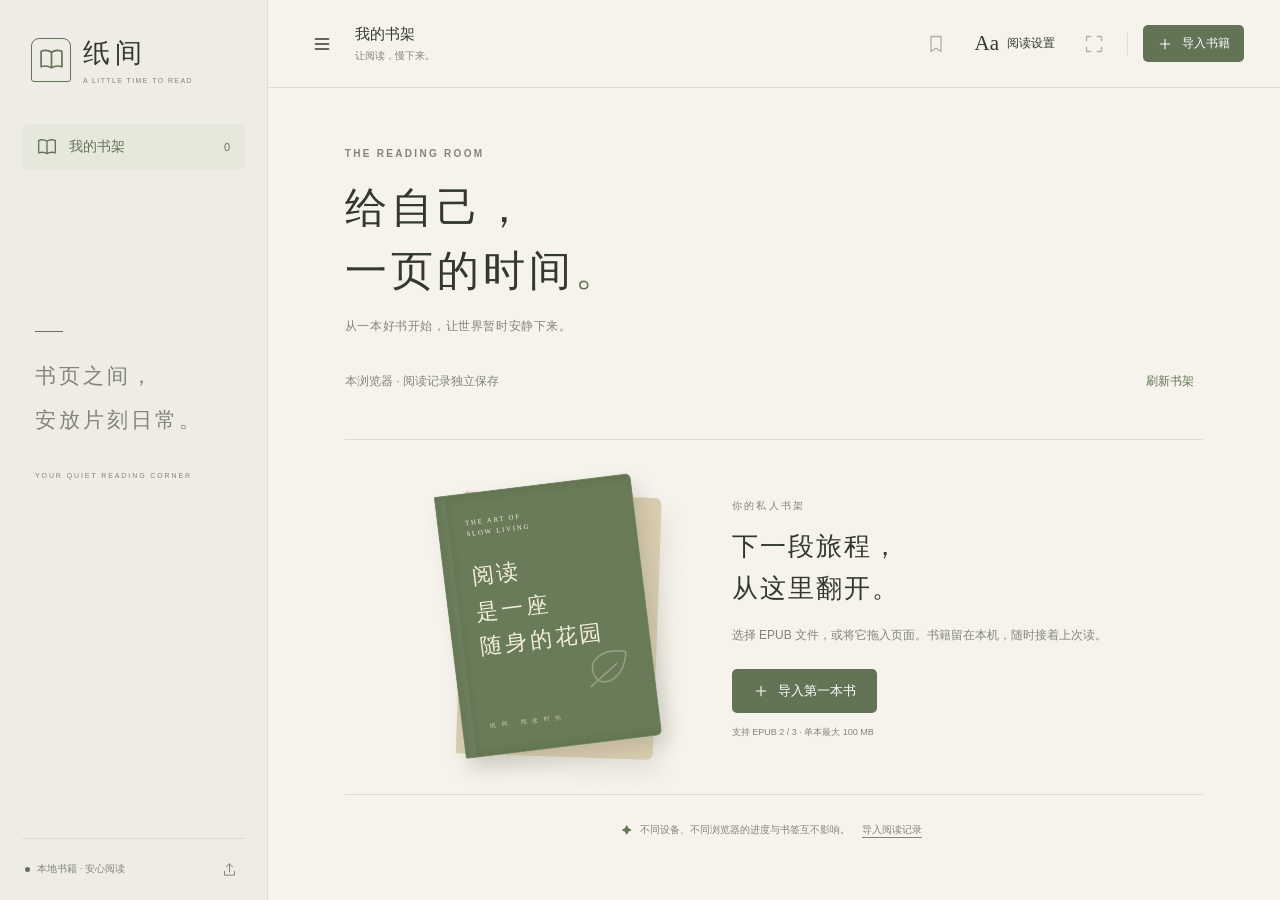
<file: 纸间阅读器.html>
<!doctype html>
<html lang="zh-CN" data-theme="paper">
<head>
  <meta charset="UTF-8">
  <meta http-equiv="Content-Security-Policy" content="default-src 'none'; script-src 'unsafe-inline'; style-src 'unsafe-inline' blob:; img-src data: blob:; font-src blob: data:; media-src blob:; frame-src 'self' blob:; connect-src 'none'; object-src 'none'; base-uri 'none'; form-action 'none'">
  <meta name="viewport" content="width=device-width, initial-scale=1, viewport-fit=cover">
  <meta name="theme-color" content="#f6f3ec">
  <title>纸间 · EPUB 阅读器</title>
  <link rel="icon" href="[data-uri]" type="image/svg+xml">
  <style>
@charset "UTF-8";
:root{--bg:#f6f3ec;--surface:#eeece4;--text:#33392f;--muted:#818579;--line:#dcded2;--accent:#627356;--accent-ink:#fff;--hover:#e5e8db;--panel:#faf9f5;--shadow:0 16px 60px #26302018;font-family:-apple-system,BlinkMacSystemFont,"Segoe UI","PingFang SC","Microsoft YaHei",sans-serif;color:var(--text);background:var(--bg);font-synthesis:none}
:root[data-theme=light]{--bg:#fff;--surface:#f4f5f2;--text:#30372f;--muted:#7d837b;--line:#e1e5dd;--panel:#fff;--hover:#eaf0e5}
:root[data-theme=green]{--bg:#e7eddf;--surface:#dce5d3;--text:#2e4031;--muted:#71806d;--line:#cbd6c3;--panel:#edf2e6;--hover:#d1dec8}
:root[data-theme=dark]{--bg:#202620;--surface:#191f1a;--text:#d2d9c8;--muted:#929c8a;--line:#374235;--accent:#a4b78e;--accent-ink:#202620;--hover:#343e30;--panel:#293127;--shadow:0 16px 60px #0005}
*{box-sizing:border-box}body{margin:0;height:100dvh;display:flex;overflow:hidden}button,input,select{font:inherit}button,a,input,select{-webkit-tap-highlight-color:transparent}button{cursor:pointer;color:inherit}button{border:0;background:none}button:disabled{opacity:.35;cursor:default}button:not(:disabled),a,input,select{touch-action:manipulation}button:focus-visible,a:focus-visible,input:focus-visible,select:focus-visible{outline:2px solid var(--accent);outline-offset:4px}a{color:inherit}svg{width:20px;height:20px;fill:none;stroke:currentColor;stroke-width:1.6;stroke-linecap:round;stroke-linejoin:round;flex:none}button svg{pointer-events:none}h1,h2,h3,p{margin:0}button{transition:background .18s,color .18s}button:hover:not(:disabled){background:var(--hover)}[hidden]{display:none!important}.icon-defs{position:absolute;width:0;height:0;overflow:hidden}.eyebrow{font-size:10px;font-weight:600;letter-spacing:2.3px;color:var(--muted)}
.sidebar{width:268px;flex:none;background:var(--surface);border-right:1px solid var(--line);display:flex;flex-direction:column;padding:35px 22px 0;z-index:20}.brand{display:flex;align-items:center;gap:12px;text-decoration:none;margin:0 9px 40px;font-family:"Songti SC","Noto Serif CJK SC",serif;font-size:27px;letter-spacing:5px}.brand-symbol{width:40px;height:44px;display:grid;place-items:center;border:1px solid var(--accent);border-radius:8px 8px 3px 3px;color:var(--accent)}.brand-symbol svg{width:25px;height:25px}.brand small{display:block;letter-spacing:1.4px;font:7px sans-serif;margin-top:6px;color:var(--muted)}.shelf-button{display:flex;align-items:center;gap:12px;width:100%;padding:13px 15px;font-size:14px;border-radius:6px;background:var(--hover);color:var(--accent)}.shelf-button span{margin-left:auto;font-size:11px}.current-book{margin:29px 12px 23px}.current-book h2{font-size:17px;line-height:1.6;margin:9px 0 4px;overflow-wrap:anywhere}.current-book p{font-size:12px;color:var(--muted)}#book-navigation{display:flex;flex-direction:column;min-height:0;flex:1}.tabs{display:flex;border-bottom:1px solid var(--line);flex:none}.tabs button{padding:12px 0;flex:1;font-size:13px;border-bottom:2px solid transparent}.tabs button[aria-selected=true]{border-bottom-color:var(--accent);color:var(--accent)}.tabs span{margin-left:4px;font-size:10px;color:var(--muted)}.nav-panel{overflow:auto;flex:1;padding:15px 0 22px;scrollbar-width:thin;scrollbar-color:var(--line) transparent}.search{display:flex;align-items:center;border:1px solid var(--line);border-radius:5px;margin:0 2px 14px;padding:0 10px;gap:7px;color:var(--muted)}.search span{font-size:23px}.search input{min-width:0;width:100%;padding:9px 0;border:0;outline:none;background:none;color:var(--text);font-size:12px}.toc-item{display:block;text-align:left;width:100%;font-size:13px;line-height:1.6;border-radius:4px;padding:11px 10px;border-left:2px solid transparent;overflow-wrap:anywhere}.toc-item.active{background:var(--hover);color:var(--accent);border-left-color:var(--accent)}.empty-marks{padding:22px 9px;color:var(--muted);font-size:12px;line-height:2}.bookmark-card{border-bottom:1px solid var(--line);position:relative;padding:8px 0}.bookmark-jump{text-align:left;display:block;width:100%;padding:10px 28px 10px 9px;border-radius:4px}.bookmark-jump strong{font-size:13px;display:block;line-height:1.6;overflow-wrap:anywhere}.bookmark-jump p{font-size:12px;margin:8px 0;color:var(--muted);overflow-wrap:anywhere}.bookmark-jump small{font-size:10px;color:var(--muted)}.delete-mark{position:absolute;right:0;top:14px;width:26px;height:26px;display:grid;place-items:center}.delete-mark svg{width:14px;height:14px}.sidebar-welcome{margin:auto 13px;color:var(--muted);padding-bottom:35px}.sidebar-welcome p{font:21px/2.1 "Songti SC","Noto Serif CJK SC",serif;letter-spacing:3px;margin:22px 0}.sidebar-welcome>span:last-child{font-size:7px;letter-spacing:1.9px}.fine-line{display:block;width:28px;border-top:1px solid var(--accent)}.sidebar-bottom{display:flex;align-items:center;gap:7px;padding:18px 3px;font-size:10px;color:var(--muted);border-top:1px solid var(--line);margin-top:auto;flex:none}.local-dot{width:5px;height:5px;border-radius:50%;background:var(--accent)}.sidebar-bottom button{margin-left:auto;padding:5px;border-radius:3px}.sidebar-bottom svg{width:15px;height:15px;display:block}
main{flex:1;min-width:0;display:flex;flex-direction:column}.toolbar{display:flex;justify-content:space-between;align-items:center;gap:12px;padding:22px 36px;border-bottom:1px solid var(--line);height:88px;flex:none}.toolbar-title{display:flex;align-items:center;gap:15px;min-width:0}.toolbar-title>div{min-width:0}.toolbar h1{font-size:15px;font-weight:500;overflow:hidden;text-overflow:ellipsis;white-space:nowrap;max-width:38vw}.toolbar-title span{display:block;font-size:10px;color:var(--muted);margin-top:5px}.toolbar-actions{display:flex;align-items:center;gap:12px;flex:none}.icon-button{height:36px;width:36px;display:inline-grid;place-items:center;border-radius:5px}.text-button{display:inline-flex;align-items:center;justify-content:center;gap:7px;font-size:12px;padding:9px;border-radius:5px}.aa{font-family:Georgia,serif;font-size:21px;line-height:1}.appearance-button{gap:8px}.toolbar-divider{height:22px;border-left:1px solid var(--line);margin:0 3px}.primary-button{display:inline-flex;justify-content:center;align-items:center;gap:9px;background:var(--accent);color:var(--accent-ink);padding:13px 21px;border-radius:5px;font-size:13px;font-weight:500}.primary-button:hover:not(:disabled){background:var(--accent);filter:brightness(.92)}.primary-button.compact{padding:10px 14px;font-size:12px}.primary-button svg{width:16px;height:16px}
.shelf-view{overflow:auto;padding:55px clamp(30px,6vw,100px) 24px;flex:1}.shelf-heading h2{font-family:"Songti SC","Noto Serif CJK SC","SimSun",serif;font-size:clamp(34px,3.3vw,49px);font-weight:400;line-height:1.48;letter-spacing:4px;margin:16px 0}.shelf-heading h2 span{color:var(--accent)}.shelf-heading p{font-size:12px;color:var(--muted);letter-spacing:.6px}.empty-library{margin-top:36px;border-top:1px solid var(--line);border-bottom:1px solid var(--line);padding:36px 4%;display:flex;justify-content:center;align-items:center;gap:clamp(30px,6vw,110px);min-height:340px}.book-illustration{position:relative;width:198px;height:264px;flex:none;transform:rotate(-7deg);margin:8px 8px 10px}.illustration-back{position:absolute;inset:12px -9px -10px 10px;background:#d9cdb1;border-radius:2px 7px 7px 2px;transform:rotate(9deg);box-shadow:8px 15px 22px #3a422216}.illustration-book{position:absolute;inset:0;background:#697b58;color:#f3eedc;padding:24px 27px;border-radius:2px 6px 6px 2px;box-shadow:inset 7px 0 12px #24371d2b,inset 10px 0 0 #fff1,7px 10px 18px #3a422224;display:flex;flex-direction:column;border:1px solid #fff2}.illustration-label{font:7px/1.6 Georgia,serif;letter-spacing:1.7px}.illustration-title{font:24px/1.6 "Songti SC",serif;letter-spacing:5px;margin-top:19px}.illustration-book svg{position:absolute;right:20px;bottom:36px;width:49px;height:70px;opacity:.3;stroke-width:.8;transform:rotate(10deg)}.illustration-bottom{font-size:6px;letter-spacing:2px;margin-top:auto;opacity:.7}.empty-copy h3{font:26px/1.6 "Songti SC","Noto Serif CJK SC",serif;font-weight:400;letter-spacing:2px;margin:13px 0}.empty-copy p{font-size:12px;line-height:2.1;color:var(--muted);margin-bottom:21px}.file-hint{display:block;font-size:9px;color:var(--muted);margin-top:13px}.section-heading{display:flex;justify-content:space-between;align-items:center;border-bottom:1px solid var(--line);margin-top:40px;padding-bottom:16px;gap:10px}.section-heading h3{font-size:14px;font-weight:500}.section-heading h3 span{color:var(--muted);font-size:11px;margin-left:8px}.section-heading>span{font-size:10px;color:var(--muted)}.book-grid{display:grid;grid-template-columns:repeat(auto-fill,minmax(150px,1fr));gap:30px 26px;margin:26px 0}.book-card{text-align:left;padding:0;border-radius:5px;min-width:0}.book-card:hover:not(:disabled){background:transparent}.book-cover{aspect-ratio:3/4;max-height:250px;background:var(--cover);color:#f9f4e7;padding:25px 20px;border-radius:2px 7px 7px 2px;box-shadow:inset 6px 0 0 #0001,inset 8px 0 0 #fff1,4px 7px 10px #29322012;display:flex;flex-direction:column;transition:transform .2s;position:relative;overflow:hidden}.book-card:hover .book-cover{transform:translateY(-5px)}.book-cover:after{content:"";position:absolute;width:130px;height:130px;border:1px solid #fff2;border-radius:50%;right:-35px;bottom:25px;box-shadow:0 0 0 15px #ffffff08,0 0 0 30px #ffffff05}.book-cover strong{font:22px/1.6 "Songti SC",serif;letter-spacing:2px;overflow:hidden;display:-webkit-box;-webkit-line-clamp:4;-webkit-box-orient:vertical;position:relative;z-index:1}.book-cover span{font-size:10px;opacity:.75;margin-top:15px}.book-cover small{font:7px Georgia,serif;letter-spacing:3px;margin-top:auto}.book-card h3{font-size:13px;line-height:1.7;margin:14px 0 5px;white-space:nowrap;text-overflow:ellipsis;overflow:hidden}.book-card>p{font-size:10px;color:var(--muted)}.book-card-progress{height:2px;background:var(--line);margin-top:12px}.book-card-progress span{display:block;height:100%;background:var(--accent)}.shelf-footnote{display:flex;justify-content:center;align-items:center;gap:8px;margin:24px 0 0;font-size:10px;color:var(--muted);flex-wrap:wrap}.shelf-footnote>span{color:var(--accent)}.shelf-footnote button{text-decoration:underline;text-underline-offset:4px;font-size:10px;padding:4px}
.reader-view{display:flex;flex-direction:column;flex:1;min-height:0}.chapter-header{display:flex;justify-content:space-between;gap:20px;padding:21px 44px 14px;color:var(--muted);font-size:10px}.chapter-header>span:first-child{overflow:hidden;white-space:nowrap;text-overflow:ellipsis}.chapter-header>span:last-child{flex:none}.reader-container{position:relative;flex:1;min-height:0}.reader-container iframe{border:0;width:100%;height:100%;display:block;background:var(--bg);color-scheme:light}.chapter-loading{position:absolute;inset:0;background:var(--bg);display:grid;place-items:center;font:18px "Songti SC",serif;color:var(--muted)}.reader-footer{border-top:1px solid var(--line);height:77px;display:flex;align-items:center;justify-content:space-between;gap:22px;padding:14px 36px;flex:none}.reader-footer button{flex:none}.reader-footer svg{width:15px;height:15px}.progress-control{width:350px;max-width:55%}.progress-control label{display:flex;justify-content:space-between;font-size:10px;color:var(--muted);margin-bottom:8px}.progress-control input{display:block}.appearance-panel{position:fixed;right:25px;top:78px;width:326px;border:1px solid var(--line);border-radius:10px;padding:26px;background:var(--panel);box-shadow:var(--shadow);z-index:40;max-height:calc(100dvh - 96px);overflow:auto}.panel-heading{display:flex;justify-content:space-between;align-items:center;gap:10px;margin-bottom:25px}.panel-heading h2{font:22px "Songti SC",serif;font-weight:400;margin-top:9px}.panel-heading .icon-button{margin-right:-7px}fieldset{border:0;padding:0;margin:0}legend,.setting-label{font-size:12px;margin-bottom:14px}.theme-options{display:flex;justify-content:space-between;gap:8px}.theme-option{display:flex;flex-direction:column;align-items:center;gap:8px;padding:5px;font-size:10px;color:var(--muted);border-radius:5px}.swatch{height:38px;width:38px;border-radius:50%;border:1px solid #0001}.swatch.paper{background:#f6f3ec}.swatch.light{background:#fff}.swatch.green{background:#e7eddf}.swatch.dark{background:#202620}.theme-option.active .swatch{outline:2px solid var(--accent);outline-offset:3px}.theme-option.active{color:var(--text)}.custom-colors{display:flex;gap:20px;margin:20px 0 26px}.custom-colors label{font-size:11px;display:flex;align-items:center;justify-content:space-between;gap:9px;flex:1;color:var(--muted)}input[type=color]{width:25px;height:25px;padding:0;border:0;background:transparent;cursor:pointer}input[type=color]::-webkit-color-swatch-wrapper{padding:1px}input[type=color]::-webkit-color-swatch{border-radius:4px;border:1px solid var(--line)}.setting-label{display:flex;justify-content:space-between;margin:24px 0 12px}.setting-label output{font-size:11px;color:var(--muted)}input[type=range]{width:100%;height:4px;accent-color:var(--accent);cursor:pointer;margin:3px 0 8px}select{width:100%;padding:10px;background:var(--bg);border:1px solid var(--line);color:var(--text);border-radius:5px;font-size:12px}.settings-note{font-size:10px;line-height:2;color:var(--muted);border-top:1px solid var(--line);margin-top:25px;padding-top:18px}.reset-button{display:block;font-size:11px;color:var(--accent);margin:9px auto -8px}
dialog{border:1px solid var(--line);border-radius:12px;padding:28px;background:var(--panel);color:var(--text);width:410px;max-width:calc(100vw - 36px);box-shadow:var(--shadow)}dialog::backdrop{background:#161f1855;backdrop-filter:blur(3px)}dialog .panel-heading{margin-bottom:15px}dialog p{font-size:12px;color:var(--muted);line-height:1.7;margin-bottom:22px}dialog label{font-size:12px;display:block;margin-bottom:10px}dialog input{width:100%;padding:12px;border:1px solid var(--line);border-radius:5px;background:var(--bg);color:var(--text);font-size:12px}.dialog-actions{display:flex;justify-content:flex-end;gap:10px;margin-top:24px}.toast{position:fixed;bottom:95px;left:50%;transform:translateX(-50%);background:var(--text);color:var(--bg);padding:13px 22px;border-radius:8px;box-shadow:var(--shadow);font-size:12px;z-index:100;max-width:90vw;text-align:center;line-height:1.7}.drop-overlay{position:fixed;inset:15px;background:var(--panel);opacity:.97;border:2px dashed var(--accent);border-radius:14px;z-index:80;display:flex;justify-content:center;align-items:center;flex-direction:column;pointer-events:none}.drop-overlay svg{width:65px;height:65px;color:var(--accent);margin-bottom:25px}.drop-overlay h2{font:30px "Songti SC",serif;font-weight:400}.drop-overlay p{font-size:13px;color:var(--muted);margin-top:20px}.sidebar-collapsed .sidebar,.focus-mode .sidebar{display:none}.focus-mode .toolbar{height:64px;border-color:transparent}.focus-mode .toolbar-title>div,.focus-mode #import-button,.focus-mode .toolbar-divider{display:none}.focus-mode .toolbar-actions{margin-left:auto}.focus-mode .chapter-header{padding-top:8px}.focus-mode .reader-footer{height:63px}.scrim{display:none}
@media(min-width:1600px){.shelf-view{padding-top:75px}.shelf-heading h2{font-size:56px}.empty-library{margin-top:55px;padding:50px}.book-illustration{width:215px;height:285px}.illustration-title{font-size:27px}}
@media(max-width:1100px){.sidebar{width:232px;padding-left:16px;padding-right:16px}.toolbar{padding:18px 22px}.toolbar-actions{gap:6px}.button-label{display:none}.shelf-view{padding:35px 32px 20px}.empty-library{gap:30px;padding:30px 0}.book-illustration{width:164px;height:232px}.illustration-book{padding:22px}.illustration-title{font-size:21px}.empty-copy h3{font-size:23px}.reader-footer{padding:14px 22px}}
@media(max-width:760px){.sidebar{display:none;position:fixed;left:0;top:0;bottom:0;width:270px;box-shadow:var(--shadow)}.sidebar-open .sidebar{display:flex}.sidebar-open .scrim{display:block;position:fixed;inset:0;background:#131e1655;z-index:15}.toolbar{height:73px;padding:14px 16px;gap:4px}.toolbar-title{gap:5px}.toolbar h1{max-width:30vw;font-size:13px}.toolbar-title span{font-size:9px}.toolbar-actions{gap:2px}.toolbar-divider,#focus-button{display:none}.icon-button{width:32px;height:32px}.primary-button.compact{padding:9px;font-size:11px}.primary-button.compact svg{display:none}.shelf-view{padding:35px 24px 20px}.shelf-heading h2{font-size:36px;letter-spacing:3px}.shelf-heading p{font-size:11px}.empty-library{margin-top:28px;gap:25px;padding:35px 0}.book-illustration{width:137px;height:202px;margin-left:0}.illustration-book{padding:17px 18px}.illustration-label{font-size:6px;letter-spacing:1px}.illustration-title{font-size:18px;letter-spacing:3px;margin-top:16px}.illustration-bottom{font-size:5px;letter-spacing:1px}.empty-copy .eyebrow{font-size:9px;letter-spacing:1px}.empty-copy h3{font-size:20px;letter-spacing:1px}.empty-copy p{font-size:10px;line-height:2}.empty-copy .primary-button{padding:11px 12px;font-size:11px}.file-hint{font-size:8px;line-height:1.8}.appearance-panel{top:68px;right:12px;width:min(326px,calc(100vw - 24px));max-height:calc(100dvh - 82px)}.chapter-header{padding:16px 24px 10px;font-size:9px;gap:12px}.reader-footer{padding:12px 12px;gap:8px;height:72px}.reader-footer button{font-size:11px;padding:6px;gap:2px}.progress-control{max-width:53%}.progress-control label{font-size:9px}.section-heading>span{display:none}.book-grid{grid-template-columns:repeat(2,minmax(0,1fr));gap:24px 20px}.book-cover{padding:22px 16px}.book-cover strong{font-size:20px}.shelf-footnote{font-size:9px;line-height:1.8}}
@media(max-width:380px){.empty-library{gap:19px}.book-illustration{width:116px;height:184px}.illustration-title{font-size:16px}.empty-copy h3{font-size:18px}.shelf-view{padding-left:18px;padding-right:18px}.toolbar-title span{display:none}.toolbar h1{max-width:22vw}}
@media(prefers-reduced-motion:reduce){*{transition:none!important;scroll-behavior:auto!important}}
.illustration-title{font-size:22px;letter-spacing:3px}
@media(max-width:1100px){.illustration-title{font-size:20px;letter-spacing:2px}}
@media(max-width:760px){.illustration-title{font-size:17px;letter-spacing:1px}}
@media(max-width:380px){.illustration-title{font-size:15px;letter-spacing:0}}

/* Keep the paper palette and typography; make the reading controls touch friendly. */
.library-tools{display:flex;align-items:center;justify-content:space-between;gap:12px;margin-top:24px;color:var(--muted);font-size:12px}
.library-tools button{flex:none;color:var(--accent);min-height:44px}
.current-book h2,.current-book p{display:-webkit-box;-webkit-box-orient:vertical;overflow:hidden;overflow-wrap:anywhere}
.current-book h2{-webkit-line-clamp:3}
.current-book p{-webkit-line-clamp:2}
html{-webkit-text-size-adjust:100%;text-size-adjust:100%}
.close-sidebar,.exit-focus,.settings-scrim{display:none}
.sidebar,.shelf-view,.nav-panel,.appearance-panel{overscroll-behavior:contain}
@media(max-width:760px){
  body{height:100vh;height:100dvh}
  main{padding-left:env(safe-area-inset-left);padding-right:env(safe-area-inset-right)}
  .toolbar{height:calc(64px + env(safe-area-inset-top));padding:calc(10px + env(safe-area-inset-top)) 12px 10px;gap:8px}
  .toolbar-title{flex:1;gap:6px;overflow:hidden}
  .toolbar-title>div{flex:1}
  .toolbar h1{max-width:none;font-size:14px}
  .toolbar-title span{display:none}
  .toolbar-actions{gap:0}
  .icon-button{width:44px;height:44px;flex:none}
  .text-button,.primary-button,.primary-button.compact{min-height:44px}
  .appearance-button{width:44px;padding:8px}
  .primary-button.compact{padding:10px 13px;font-size:13px;white-space:nowrap}
  body:not(.is-reading) #bookmark-button,body:not(.is-reading) #focus-button{display:none}
  .is-reading #import-button{display:none}
  .is-reading #focus-button{display:inline-grid}
  .sidebar,.sidebar-collapsed .sidebar{width:min(320px,calc(100vw - 44px));padding:calc(24px + env(safe-area-inset-top)) 20px env(safe-area-inset-bottom) max(20px,env(safe-area-inset-left))}
  .sidebar-open .sidebar{display:flex}
  .close-sidebar{display:inline-grid;position:absolute;top:calc(12px + env(safe-area-inset-top));right:8px}
  .brand{margin:0 0 26px}
  .current-book{margin:20px 10px 16px}
  .current-book h2{display:-webkit-box;-webkit-line-clamp:2;-webkit-box-orient:vertical;overflow:hidden}
  .toc-item,.tabs button{min-height:44px;font-size:14px}
  .search input,select,dialog input{font-size:16px;min-height:44px}
  .sidebar-bottom{padding-top:8px;padding-bottom:8px;font-size:11px}
  .sidebar-bottom button,.delete-mark{width:44px;height:44px}
  .bookmark-jump{padding-right:44px}
  .shelf-view{padding:28px 22px calc(24px + env(safe-area-inset-bottom))}
  .shelf-heading h2{font-size:32px;line-height:1.45;margin:12px 0}
  .shelf-heading p,.empty-copy p{font-size:13px;line-height:1.9;letter-spacing:0}
  .empty-library{padding:28px 0;gap:24px;min-height:0}
  .empty-copy{min-width:0;flex:1}
  .empty-copy h3{font-size:21px}
  .empty-copy .primary-button{font-size:13px;padding:12px 14px}
  .file-hint{font-size:11px}
  .book-illustration{width:110px;height:175px;margin-right:0}
  .illustration-book{padding:15px}
  .illustration-title{font-size:15px;letter-spacing:0}
  .illustration-label{font-size:5px}
  .book-card h3{font-size:14px}
  .book-card>p,.shelf-footnote{font-size:12px}
  .shelf-footnote button{min-height:44px;font-size:12px}
  .chapter-header{padding:8px 22px 6px;font-size:11px;min-height:30px;flex:none}
  #saved-status{display:none}
  .reader-footer{height:calc(76px + env(safe-area-inset-bottom));padding:8px 8px calc(8px + env(safe-area-inset-bottom));gap:8px}
  .reader-footer button{font-size:12px;padding:6px;gap:0;min-height:44px}
  .progress-control{flex:1;width:auto;max-width:none;min-width:0}
  .progress-control label{font-size:10px;margin:0;gap:6px;white-space:nowrap}
  input[type=range]{height:32px;margin:0}
  .settings-scrim{display:block;position:fixed;inset:0;background:#131e1655;z-index:35}
  .appearance-panel{top:auto;bottom:0;left:0;right:0;width:100%;max-height:85vh;max-height:85dvh;border-radius:18px 18px 0 0;padding:22px max(24px,env(safe-area-inset-right)) calc(20px + env(safe-area-inset-bottom)) max(24px,env(safe-area-inset-left))}
  .panel-heading{margin-bottom:18px}
  .panel-heading h2{font-size:22px}
  .theme-option{min-width:52px;font-size:12px}
  .setting-label,legend{font-size:14px;margin-bottom:8px}
  .setting-label{margin-top:16px}
  .custom-colors{margin:16px 0;gap:16px}
  .custom-colors label{font-size:12px}
  input[type=color]{width:44px;height:44px}
  .settings-note{font-size:12px;margin-top:20px;padding-top:14px}
  .reset-button{font-size:13px}
  dialog{padding:22px;max-height:calc(100dvh - 32px);overflow:auto}
  .toast{bottom:calc(90px + env(safe-area-inset-bottom));width:max-content;max-width:calc(100vw - 32px)}
  .focus-mode .toolbar,.focus-mode .chapter-header,.focus-mode .reader-footer{display:none}
  .focus-mode main{padding-top:env(safe-area-inset-top);padding-bottom:env(safe-area-inset-bottom)}
  .focus-mode .exit-focus{display:block;position:fixed;right:calc(16px + env(safe-area-inset-right));bottom:calc(16px + env(safe-area-inset-bottom));min-height:44px;padding:10px 16px;background:var(--panel);border:1px solid var(--line);border-radius:22px;box-shadow:var(--shadow);font-size:13px;z-index:10}
}
@media(max-width:359px){
  .toolbar{padding-left:6px;padding-right:6px;gap:0}
  .toolbar-title{gap:0}
  .shelf-view{padding-left:18px;padding-right:18px}
  .empty-library{gap:18px}
  .book-illustration{width:88px;height:157px}
  .illustration-book{padding:12px 10px}
  .illustration-label{letter-spacing:.5px}
  .illustration-bottom{letter-spacing:0}
  .empty-copy h3{font-size:19px}
  .progress-control label{font-size:9px}
}
@media(max-height:500px) and (max-width:960px){
  .toolbar{height:52px;padding-top:4px;padding-bottom:4px}
  .chapter-header{display:none}
  .reader-footer{height:calc(60px + env(safe-area-inset-bottom));padding-top:4px;padding-bottom:calc(4px + env(safe-area-inset-bottom))}
}

</style>

</head>
<body>
  <svg class="icon-defs" xmlns="http://www.w3.org/2000/svg" aria-hidden="true"><defs>
    <symbol id="i-book" viewBox="0 0 24 24"><path d="M12 5c-3-2-7-2-10-1v15c3-1 7-1 10 1 3-2 7-2 10-1V4c-3-1-7-1-10 1Zm0 0v15"/></symbol>
    <symbol id="i-plus" viewBox="0 0 24 24"><path d="M12 5v14M5 12h14"/></symbol>
    <symbol id="i-mark" viewBox="0 0 24 24"><path d="M6 3h12v18l-6-4-6 4Z"/></symbol>
    <symbol id="i-menu" viewBox="0 0 24 24"><path d="M4 6h16M4 12h16M4 18h16"/></symbol>
    <symbol id="i-left" viewBox="0 0 24 24"><path d="m14 6-6 6 6 6"/></symbol>
    <symbol id="i-right" viewBox="0 0 24 24"><path d="m10 6 6 6-6 6"/></symbol>
    <symbol id="i-close" viewBox="0 0 24 24"><path d="m6 6 12 12M6 18 18 6"/></symbol>
    <symbol id="i-focus" viewBox="0 0 24 24"><path d="M8 3H3v5m13-5h5v5M3 16v5h5m13-5v5h-5"/></symbol>
    <symbol id="i-upload" viewBox="0 0 24 24"><path d="M12 16V3m-5 5 5-5 5 5M4 15v6h16v-6"/></symbol>
    <symbol id="i-leaf" viewBox="0 0 24 24"><path d="M20 3C8 2 2 8 5 15c4 8 16 1 15-12ZM4 21 16 9"/></symbol>
  </defs></svg>

  <aside class="sidebar" id="sidebar" aria-label="书籍导航">
    <button id="close-sidebar" class="icon-button close-sidebar" aria-label="关闭导航"><svg><use href="#i-close"/></svg></button>
    <a class="brand" href="#" id="brand"><span class="brand-symbol"><svg><use href="#i-book"/></svg></span><span>纸间<small>A LITTLE TIME TO READ</small></span></a>
    <button id="shelf-button" class="shelf-button"><svg><use href="#i-book"/></svg>我的书架<span id="book-count">0</span></button>
    <section id="book-navigation" hidden>
      <div class="current-book"><span class="eyebrow">正在阅读</span><h2 id="sidebar-title"></h2><p id="sidebar-author"></p></div>
      <div class="tabs" role="tablist" aria-label="导航类型">
        <button id="toc-tab" role="tab" aria-selected="true" aria-controls="toc-panel">目录</button>
        <button id="marks-tab" role="tab" aria-selected="false" aria-controls="marks-panel">书签 <span id="mark-count">0</span></button>
      </div>
      <div id="toc-panel" class="nav-panel" role="tabpanel" aria-labelledby="toc-tab"><label class="search"><span>⌕</span><input id="toc-search" placeholder="查找章节…" aria-label="查找章节"></label><nav id="toc-list" aria-label="章节目录"></nav></div>
      <div id="marks-panel" class="nav-panel" role="tabpanel" aria-labelledby="marks-tab" hidden><div id="marks-list"></div></div>
    </section>
    <div id="sidebar-welcome" class="sidebar-welcome"><span class="fine-line"></span><p>书页之间，<br>安放片刻日常。</p><span>YOUR QUIET READING CORNER</span></div>
    <div class="sidebar-bottom"><span class="local-dot"></span><span id="storage-label">服务书架 · 随时阅读</span><button id="backup-button" title="导出阅读记录" aria-label="导出阅读记录"><svg><use href="#i-upload"/></svg></button></div>
  </aside>
  <button class="scrim" id="sidebar-scrim" aria-label="关闭导航" hidden></button>

  <main id="main-content">
    <header class="toolbar">
      <div class="toolbar-title"><button class="icon-button" id="menu-button" title="显示或隐藏侧栏" aria-label="显示或隐藏侧栏" aria-controls="sidebar" aria-expanded="false"><svg><use href="#i-menu"/></svg></button><div><h1 id="view-title">我的书架</h1><span id="view-subtitle">让阅读，慢下来。</span></div></div>
      <div class="toolbar-actions">
        <button class="icon-button" id="bookmark-button" title="添加书签（B）" aria-label="添加书签" disabled><svg><use href="#i-mark"/></svg></button>
        <button class="text-button appearance-button" id="appearance-button" aria-expanded="false" aria-controls="appearance-panel" title="阅读设置"><span class="aa">Aa</span><span class="button-label">阅读设置</span></button>
        <button class="icon-button" id="focus-button" title="专注模式（F），Esc 退出" aria-label="切换专注模式" disabled><svg><use href="#i-focus"/></svg></button>
        <span class="toolbar-divider"></span><button class="primary-button compact" id="import-button"><svg><use href="#i-plus"/></svg><span>导入书籍</span></button>
      </div>
    </header>

    <section class="shelf-view" id="shelf-view">
      <div class="shelf-heading"><span class="eyebrow">THE READING ROOM</span><h2>给自己，<br>一页的时间<span>。</span></h2><p>从一本好书开始，让世界暂时安静下来。</p></div>
      <div class="library-tools"><span>本浏览器 · 阅读记录独立保存</span><button id="refresh-library" class="text-button">刷新书架</button></div>
      <div id="empty-library" class="empty-library">
        <div class="book-illustration" aria-hidden="true"><div class="illustration-back"></div><div class="illustration-book"><span class="illustration-label">THE ART OF<br>SLOW LIVING</span><span class="illustration-title">阅读<br>是一座<br>随身的花园</span><svg><use href="#i-leaf"/></svg><span class="illustration-bottom">纸 间 · 阅 读 时 光</span></div><span class="illustration-shadow"></span></div>
        <div class="empty-copy"><span class="eyebrow">你的私人书架</span><h3>下一段旅程，<br>从这里翻开。</h3><p id="import-description">选择手机或电脑中的 EPUB 文件。<br>书籍存入服务书架，随时打开阅读。</p><button class="primary-button" id="first-import"><svg><use href="#i-plus"/></svg>导入第一本书</button><span class="file-hint">支持 EPUB 2 / 3 · 单本最大 100 MB</span></div>
      </div>
      <section id="library-section" hidden><div class="section-heading"><h3>全部书籍 <span id="shelf-count"></span></h3><span>每一次翻开，都是新的相遇</span></div><div id="book-grid" class="book-grid"></div></section>
      <div class="shelf-footnote"><span>✦</span> 不同设备、不同浏览器的进度与书签互不影响。<button id="restore-button">导入阅读记录</button></div>
    </section>

    <section id="reader-view" class="reader-view" hidden aria-label="阅读区域">
      <div class="chapter-header"><span id="chapter-label"></span><span id="saved-status" role="status">阅读进度自动保存</span></div>
      <div class="reader-container"><iframe id="reader-frame" title="电子书正文" sandbox="allow-same-origin"></iframe><div id="chapter-loading" class="chapter-loading" hidden>正在翻开书页…</div></div>
      <footer class="reader-footer"><button class="text-button" id="previous-button"><svg><use href="#i-left"/></svg><span>上一章</span></button><div class="progress-control"><label for="chapter-progress"><span id="progress-label">本章 0%</span><span id="overall-progress"></span></label><input id="chapter-progress" type="range" min="0" max="1000" value="0" aria-label="当前章节阅读进度"></div><button class="text-button" id="next-button"><span>下一章</span><svg><use href="#i-right"/></svg></button></footer>
    </section>
  </main>
  <button id="exit-focus" class="exit-focus" hidden>退出专注</button>
  <button id="settings-scrim" class="settings-scrim" aria-label="关闭阅读设置" hidden></button>

  <section class="appearance-panel" id="appearance-panel" aria-label="阅读设置" hidden>
    <div class="panel-heading"><div><span class="eyebrow">MAKE IT YOURS</span><h2>舒适，刚刚好。</h2></div><button id="close-settings" class="icon-button" aria-label="关闭阅读设置"><svg><use href="#i-close"/></svg></button></div>
    <fieldset><legend>阅读配色</legend><div class="theme-options"><button data-theme="paper" class="theme-option"><span class="swatch paper"></span>纸色</button><button data-theme="light" class="theme-option"><span class="swatch light"></span>明亮</button><button data-theme="green" class="theme-option"><span class="swatch green"></span>青苔</button><button data-theme="dark" class="theme-option"><span class="swatch dark"></span>夜间</button></div></fieldset>
    <div class="custom-colors"><label>背景颜色<input id="background-color" type="color" value="#f6f3ec"></label><label>文字颜色<input id="text-color" type="color" value="#33392f"></label></div>
    <label class="setting-label" for="font-size">文字大小<output id="font-size-value">20 px</output></label><input type="range" id="font-size" min="14" max="36" value="20">
    <label class="setting-label" for="line-height">行间距<output id="line-height-value">1.9</output></label><input type="range" id="line-height" min="1.3" max="2.6" value="1.9" step="0.1">
    <label class="setting-label" for="reading-width">正文宽度<output id="reading-width-value">760 px</output></label><input type="range" id="reading-width" min="480" max="1100" value="760" step="20">
    <label class="setting-label" for="font-family">阅读字体</label><select id="font-family"><option value="serif">宋体 / 衬线体</option><option value="sans">黑体 / 无衬线体</option><option value="original">书籍原始字体</option></select>
    <div class="settings-note">配色、字号与阅读位置会自动记住。<br>← → 切换章节 · B 添加书签 · F 专注阅读</div><button class="text-button reset-button" id="reset-settings">恢复默认设置</button>
  </section>

  <dialog id="bookmark-dialog"><form id="bookmark-form"><div class="panel-heading"><h2>留住这一页</h2><button type="button" class="icon-button" id="cancel-bookmark" aria-label="取消"><svg><use href="#i-close"/></svg></button></div><p id="bookmark-location"></p><label for="bookmark-note">书签备注</label><input id="bookmark-note" maxlength="200" placeholder="为这次停留写一句话（可选）"><div class="dialog-actions"><button type="button" id="cancel-bookmark-bottom" class="text-button">取消</button><button type="submit" class="primary-button">保存书签</button></div></form></dialog>
  <div id="drop-overlay" class="drop-overlay" hidden><svg><use href="#i-book"/></svg><h2>松开，翻开一本新书。</h2><p>支持 EPUB 格式</p></div>
  <div id="toast" class="toast" role="status" hidden></div>
  <input id="file-input" type="file" accept=".epub,application/epub+zip" multiple hidden>
  <input id="backup-input" type="file" accept=".json,application/json" hidden>
<script>
"use strict";

// The offline edition uses only browser APIs. No fetch, CDN, server, or package install.
(() => {
  const LIMIT = 32 * 1024 * 1024;
  const names = (root, name) => Array.from(root.getElementsByTagNameNS("*", name));
  const textOf = node => node?.textContent.trim() || "";
  const fail = message => { throw new Error(message); };
  function splitHref(href) {
    const index = href.indexOf("#");
    return index < 0 ? [href, ""] : [href.slice(0, index), href.slice(index)];
  }
  function resolve(base, href) {
    if (/^[a-z][a-z\d+.-]*:/i.test(href) || href.startsWith("//")) fail("书籍引用了外部资源。");
    const [raw, hash] = splitHref(href);
    if (!raw) return splitHref(base)[0] + hash;
    let decoded;
    try { decoded = decodeURIComponent(raw.split("?")[0]); } catch { decoded = raw; }
    if (decoded.startsWith("/") || decoded.includes("\\") || decoded.includes("\0")) fail("EPUB 内部路径无效。");
    const output = splitHref(base)[0].split("/").slice(0, -1);
    for (const part of decoded.split("/")) {
      if (part === "..") { if (!output.length) fail("EPUB 内部路径无效。"); output.pop(); }
      else if (part && part !== ".") output.push(part);
    }
    return output.join("/") + hash;
  }

  const crcTable = Array.from({ length: 256 }, (_, n) => {
    for (let i = 0; i < 8; i++) n = n & 1 ? 0xedb88320 ^ (n >>> 1) : n >>> 1;
    return n >>> 0;
  });
  function crc32(bytes) {
    let value = 0xffffffff;
    for (const byte of bytes) value = crcTable[(value ^ byte) & 255] ^ (value >>> 8);
    return (value ^ 0xffffffff) >>> 0;
  }

  class Zip {
    constructor(buffer) {
      this.buffer = buffer;
      this.entries = new Map();
      const view = new DataView(buffer);
      if (view.byteLength < 22) fail("文件不是有效的 EPUB 压缩包。");
      let end = -1;
      for (let i = view.byteLength - 22; i >= Math.max(0, view.byteLength - 65557); i--) {
        if (view.getUint32(i, true) === 0x06054b50 && i + 22 + view.getUint16(i + 20, true) === view.byteLength) { end = i; break; }
      }
      if (end < 0) fail("EPUB 不完整，找不到文件目录。");
      const count = view.getUint16(end + 10, true);
      let pos = view.getUint32(end + 16, true), total = 0;
      if (view.getUint16(end + 4, true) || view.getUint16(end + 6, true) || count > 15000 || count === 65535) fail("暂不支持分卷、ZIP64 或过大的 EPUB。");
      for (let i = 0; i < count; i++) {
        if (pos + 46 > end || view.getUint32(pos, true) !== 0x02014b50) fail("EPUB 文件目录已损坏。");
        const flags = view.getUint16(pos + 8, true), method = view.getUint16(pos + 10, true);
        const crc = view.getUint32(pos + 16, true), compressed = view.getUint32(pos + 20, true), size = view.getUint32(pos + 24, true);
        const length = view.getUint16(pos + 28, true), extra = view.getUint16(pos + 30, true), comment = view.getUint16(pos + 32, true);
        const offset = view.getUint32(pos + 42, true);
        if (pos + 46 + length + extra + comment > end) fail("EPUB 目录长度无效。");
        let name = new TextDecoder("utf-8").decode(new Uint8Array(buffer, pos + 46, length));
        // Honor the Info-ZIP Unicode Path extra field used by some older EPUB tools.
        for (let at = pos + 46 + length, stop = at + extra; at + 4 <= stop;) {
          const tag = view.getUint16(at, true), len = view.getUint16(at + 2, true);
          if (at + 4 + len > stop) break;
          if (tag === 0x7075 && len >= 5 && view.getUint8(at + 4) === 1 && view.getUint32(at + 5, true) === crc32(new Uint8Array(buffer, pos + 46, length))) name = new TextDecoder().decode(new Uint8Array(buffer, at + 9, len - 5));
          at += 4 + len;
        }
        total += size;
        if (flags & 1) fail("这本书包含加密文件，无法直接读取。");
        if (size > LIMIT || total > 400 * 1024 * 1024) fail("书籍解压后过大（单资源 32 MB，全书 400 MB）。");
        if (this.entries.has(name)) fail("EPUB 含重复文件名。");
        this.entries.set(name, { offset, size, compressed, method, crc });
        pos += 46 + length + extra + comment;
      }
    }

    async read(path) {
      const entry = this.entries.get(path);
      if (!entry) fail(`书籍缺少文件：${path}`);
      const view = new DataView(this.buffer), at = entry.offset;
      if (at + 30 > view.byteLength || view.getUint32(at, true) !== 0x04034b50) fail("EPUB 文件头已损坏。");
      const start = at + 30 + view.getUint16(at + 26, true) + view.getUint16(at + 28, true);
      if (start + entry.compressed > view.byteLength) fail("EPUB 资源不完整。");
      const compressed = new Uint8Array(this.buffer, start, entry.compressed);
      let result;
      if (entry.method === 0) result = compressed;
      else if (entry.method === 8) {
        let inflater;
        try { inflater = new DecompressionStream("deflate-raw"); }
        catch { fail("当前浏览器不支持 EPUB 解压，请使用较新版本的 Windows Edge 或 Chrome。"); }
        const reader = new Blob([compressed]).stream().pipeThrough(inflater).getReader();
        const chunks = []; let length = 0;
        try {
          while (true) {
            const { value, done } = await reader.read(); if (done) break;
            length += value.length;
            if (length > LIMIT || length > entry.size) { await reader.cancel(); fail("EPUB 解压大小不符，文件可能已损坏。"); }
            chunks.push(value);
          }
        } finally { reader.releaseLock(); }
        result = new Uint8Array(length); let offset = 0;
        for (const chunk of chunks) { result.set(chunk, offset); offset += chunk.length; }
      } else fail("此 EPUB 使用了不支持的压缩方式。");
      if (result.length !== entry.size || crc32(result) !== entry.crc) fail(`书籍文件校验失败：${path}`);
      return result;
    }

    async text(path) {
      const bytes = await this.read(path);
      if (bytes[0] === 0xff && bytes[1] === 0xfe) return new TextDecoder("utf-16le").decode(bytes);
      if (bytes[0] === 0xfe && bytes[1] === 0xff) return new TextDecoder("utf-16be").decode(bytes);
      const prolog = new TextDecoder().decode(bytes.slice(0, 250));
      const encoding = prolog.match(/<\?xml[^>]*encoding=["']([^"']+)["']/i)?.[1] || "utf-8";
      try { return new TextDecoder(encoding).decode(bytes); } catch { return new TextDecoder().decode(bytes); }
    }

    async xml(path) {
      const text = await this.text(path);
      if (/<!ENTITY/i.test(text)) fail("不支持带 XML 实体声明的 EPUB。");
      const doc = new DOMParser().parseFromString(text, "application/xml");
      if (doc.querySelector("parsererror")) fail(`无法解析书籍结构：${path}`);
      return doc;
    }
  }

  async function metadata(zip, filename) {
    const container = await zip.xml("META-INF/container.xml");
    const rootfile = names(container, "rootfile")[0];
    if (!rootfile) fail("书籍缺少内容清单。");
    const packagePath = resolve("", rootfile.getAttribute("full-path") || "");
    const packageDoc = await zip.xml(packagePath);
    const manifest = new Map();
    for (const item of names(packageDoc, "item")) {
      const raw = item.getAttribute("href") || "";
      if (/^[a-z][a-z\d+.-]*:|^\/\//i.test(raw)) continue;
      manifest.set(item.getAttribute("id"), { href: resolve(packagePath, raw), type: item.getAttribute("media-type"), properties: (item.getAttribute("properties") || "").split(/\s+/) });
    }
    const spine = names(packageDoc, "spine")[0];
    if (!spine) fail("书籍缺少阅读顺序。");
    const chapters = [];
    for (const ref of names(spine, "itemref")) {
      const item = manifest.get(ref.getAttribute("idref"));
      if (!item || !["application/xhtml+xml", "text/html"].includes(item.type)) continue;
      const path = splitHref(item.href)[0];
      if (!zip.entries.has(path)) fail(`章节文件不存在：${path}`);
      chapters.push({ href: item.href, path, title: `第 ${chapters.length + 1} 节` });
    }
    if (!chapters.length) fail("未找到可阅读的章节。");
    if (zip.entries.has("META-INF/encryption.xml")) {
      const enc = await zip.xml("META-INF/encryption.xml");
      for (const node of names(enc, "CipherReference")) {
        if (chapters.some(c => c.path === resolve("", node.getAttribute("URI") || ""))) fail("这本书的正文受 DRM 加密保护，无法读取。");
      }
    }
    let toc = [];
    const nav = [...manifest.values()].find(item => item.properties.includes("nav"));
    if (nav) {
      const navDoc = await zip.xml(splitHref(nav.href)[0]);
      const tocNav = names(navDoc, "nav").find(n => (n.getAttributeNS("http://www.idpf.org/2007/ops", "type") || "").split(/\s+/).includes("toc") || n.getAttribute("role") === "doc-toc");
      function walk(node, depth = -1) {
        if (["ol", "ul"].includes(node.localName)) depth++;
        if (node.localName === "a" && node.getAttribute("href")) {
          try {
            const href = resolve(nav.href, node.getAttribute("href"));
            if (zip.entries.has(splitHref(href)[0])) toc.push({ label: textOf(node) || "未命名章节", href, depth: Math.max(0, depth) });
          } catch { /* Remote navigation entries are unavailable offline. */ }
        }
        for (const child of node.children) walk(child, depth);
      }
      if (tocNav) walk(tocNav);
    }
    if (!toc.length) {
      const ncx = manifest.get(spine.getAttribute("toc")) || [...manifest.values()].find(item => item.type === "application/x-dtbncx+xml");
      if (ncx) {
        const doc = await zip.xml(splitHref(ncx.href)[0]);
        function walk(node, depth = 0) {
          for (const child of node.children) {
            if (child.localName === "navPoint") {
              const content = names(child, "content")[0], label = names(child, "navLabel")[0];
              if (content) {
                const href = resolve(ncx.href, content.getAttribute("src") || "");
                if (zip.entries.has(splitHref(href)[0])) toc.push({ label: textOf(label) || "未命名章节", href, depth });
              }
              walk(child, depth + 1);
            } else walk(child, depth);
          }
        }
        walk(doc);
      }
    }
    for (const chapter of chapters) chapter.title = toc.find(item => splitHref(item.href)[0] === chapter.path)?.label || chapter.title;
    if (!toc.length) toc = chapters.map(c => ({ label: c.title, href: c.href, depth: 0 }));
    return { title: textOf(names(packageDoc, "title")[0]) || filename.replace(/\.epub$/i, ""), author: textOf(names(packageDoc, "creator")[0]) || "未知作者", filename, chapters, toc };
  }

  const mime = path => ({ css: "text/css", svg: "image/svg+xml", jpg: "image/jpeg", jpeg: "image/jpeg", png: "image/png", gif: "image/gif", webp: "image/webp", avif: "image/avif", woff: "font/woff", woff2: "font/woff2", ttf: "font/ttf", otf: "font/otf", mp3: "audio/mpeg", mp4: "video/mp4" }[path.split(".").pop().toLowerCase()] || "application/octet-stream");
  class OfflineLibrary {
    constructor() { this.memory = new Map(); this.active = null; this.urls = new Map(); this.generation = 0; this.persistent = true; }

    async db() {
      if (!this.dbPromise) this.dbPromise = new Promise(resolve => {
        try {
          const request = indexedDB.open("paper-reader-offline-v1", 1);
          request.onupgradeneeded = () => {
            request.result.createObjectStore("books", { keyPath: "id" });
            request.result.createObjectStore("files");
          };
          request.onsuccess = () => resolve(request.result);
          request.onerror = () => { this.persistent = false; resolve(null); };
          request.onblocked = () => { this.persistent = false; resolve(null); };
        } catch { this.persistent = false; resolve(null); }
      });
      return this.dbPromise;
    }

    async query(store, method, ...args) {
      const db = await this.db(); if (!db) return null;
      return new Promise((resolve, reject) => {
        const tx = db.transaction(store, "readonly"), request = tx.objectStore(store)[method](...args);
        request.onsuccess = () => resolve(request.result);
        request.onerror = () => reject(new Error("浏览器无法读取书架记录。"));
      });
    }

    async list() {
      const saved = await this.query("books", "getAll") || [];
      const items = new Map(saved.map(item => [item.id, item]));
      for (const [id, entry] of this.memory) items.set(id, entry.book);
      return [...items.values()].sort((a, b) => b.added - a.added);
    }

    async add(file) {
      if (file.size > 100 * 1024 * 1024) fail("单本书籍不能超过 100 MB。");
      if (!crypto.subtle) fail("当前浏览器不能直接读取本地书籍，请用新版 Edge 或 Chrome 打开这个 HTML 文件。");
      const buffer = await file.arrayBuffer();
      const digest = await crypto.subtle.digest("SHA-256", buffer);
      const id = Array.from(new Uint8Array(digest), b => b.toString(16).padStart(2, "0")).join("");
      const existing = this.memory.get(id)?.book || await this.query("books", "get", id);
      if (existing) return existing;
      const zip = new Zip(buffer), book = { ...await metadata(zip, file.name), id, added: Date.now() };
      this.memory.set(id, { book, buffer });
      const db = await this.db();
      if (db) {
        try {
          await new Promise((resolve, reject) => {
            const tx = db.transaction(["books", "files"], "readwrite");
            tx.objectStore("books").put(book); tx.objectStore("files").put(buffer, id);
            tx.oncomplete = resolve;
            tx.onerror = tx.onabort = () => reject(new Error("书架保存失败"));
          });
          this.memory.delete(id);
        } catch { this.persistent = false; }
      }
      return book;
    }

    async get(id) {
      const entry = this.memory.get(id);
      const book = entry?.book || await this.query("books", "get", id);
      const buffer = entry?.buffer || await this.query("files", "get", id);
      if (!book || !buffer) fail("未找到书籍，请重新导入原来的 EPUB 文件。");
      return { ...book, archive: new Zip(buffer) };
    }

    activate(book) {
      this.dispose();
      this.active = { id: book.id, zip: book.archive };
      delete book.archive;
    }

    dispose() {
      this.generation++;
      for (const url of this.urls.values()) URL.revokeObjectURL(url);
      this.urls.clear();
      this.active = null;
    }

    async asset(path, trail = []) {
      path = splitHref(path)[0];
      if (this.urls.has(path)) return this.urls.get(path);
      if (!this.active || trail.includes(path) || trail.length > 8 || !this.active.zip.entries.has(path)) return "";
      const generation = this.generation, zip = this.active.zip;
      let data;
      if (mime(path) === "text/css") data = await this.css(await zip.text(path), path, [...trail, path]);
      else if (mime(path) === "image/svg+xml") {
        const doc = new DOMParser().parseFromString(await zip.text(path), "image/svg+xml");
        for (const node of doc.querySelectorAll("script,foreignObject,iframe,object,embed,style")) node.remove();
        for (const node of doc.querySelectorAll("*")) for (const attr of [...node.attributes]) {
          if (/^on/i.test(attr.name) || ((attr.localName === "href" || attr.localName === "src") && !attr.value.startsWith("#"))) node.removeAttributeNode(attr);
        }
        data = new XMLSerializer().serializeToString(doc);
      } else data = await zip.read(path);
      if (generation !== this.generation) return "";
      const url = URL.createObjectURL(new Blob([data], { type: mime(path) }));
      if (this.urls.has(path)) URL.revokeObjectURL(url); else this.urls.set(path, url);
      return this.urls.get(path);
    }

    async css(source, base, trail = []) {
      // Turn embedded resource references into local blobs; CSP blocks all networking.
      source = source.replace(/\/\*[\s\S]*?\*\//g, "");
      const imports = [...source.matchAll(/@import\s+(?:url\(\s*)?["']([^"']+)["']\s*\)?[^;]*;/gi)];
      for (const match of imports) {
        let replacement = "";
        try {
          const target = resolve(base, match[1]);
          if (!trail.includes(target) && trail.length < 8 && this.active.zip.entries.has(target)) replacement = await this.css(await this.active.zip.text(target), target, [...trail, target]);
        } catch { /* Ignore missing and external styles. */ }
        source = source.replace(match[0], replacement);
      }
      const references = [...source.matchAll(/url\(\s*(?:"([^"]*)"|'([^']*)'|([^\s)]*))\s*\)/gi)];
      for (const match of references) {
        const target = match[1] ?? match[2] ?? match[3];
        if (target.startsWith("#") || target.startsWith("data:") || target.startsWith("blob:")) continue;
        let url = "";
        try { url = await this.asset(resolve(base, target), trail); } catch { /* Fall back to normal text layout. */ }
        source = source.replace(match[0], `url("${url}")`);
      }
      return source;
    }

    async chapter(href) {
      if (!this.active) fail("请先打开书籍。");
      const generation = this.generation, path = splitHref(href)[0];
      const source = await this.active.zip.text(path);
      // Parsing as HTML tolerates common imperfect EPUB XHTML. Nothing is attached live.
      const doc = new DOMParser().parseFromString(source, "text/html");
      for (const node of doc.querySelectorAll("script,iframe,frame,frameset,object,embed,base,meta,form,foreignObject")) node.remove();
      for (const node of doc.querySelectorAll("*")) {
        for (const attr of [...node.attributes]) if (/^on/i.test(attr.name) || ["srcdoc", "srcset", "ping", "action", "formaction"].includes(attr.name)) node.removeAttributeNode(attr);
        if (node.hasAttribute("style")) node.setAttribute("style", await this.css(node.getAttribute("style"), path));
        if (node.localName === "a") {
          const raw = node.getAttribute("href") || node.getAttribute("xlink:href") || "";
          node.removeAttribute("href"); node.removeAttribute("xlink:href"); node.removeAttribute("target");
          if (raw) {
            try { node.dataset.epubHref = resolve(path, raw); node.setAttribute("href", "#"); }
            catch { node.setAttribute("title", "离线阅读不打开外部链接"); }
          }
        } else {
          for (const attribute of ["src", "poster", "href", "xlink:href"]) {
            const raw = node.getAttribute(attribute); if (!raw) continue;
            if (raw.startsWith("#") || (/^data:image\//i.test(raw) && ["img", "image"].includes(node.localName))) continue;
            node.removeAttribute(attribute);
            try {
              const url = await this.asset(resolve(path, raw));
              if (url) node.setAttribute(attribute, url);
            } catch { /* Missing optional resources must not prevent text from opening. */ }
          }
        }
      }
      for (const style of doc.querySelectorAll("style")) style.textContent = await this.css(style.textContent, path);
      if (generation !== this.generation) fail("书籍已切换。");
      const policy = doc.createElement("meta"); policy.httpEquiv = "Content-Security-Policy";
      policy.content = "default-src 'none'; script-src 'none'; connect-src 'none'; img-src blob: data:; style-src 'unsafe-inline' blob:; font-src blob: data:; media-src blob:; object-src 'none'; base-uri 'none'; form-action 'none'";
      doc.head.prepend(policy);
      return "<!doctype html>\n" + doc.documentElement.outerHTML;
    }
  }

  window.OfflineEpub = { Zip, resolve, metadata, crc32 };
  window.offlineLibrary = new OfflineLibrary();
})();

"use strict";

const $ = (id) => document.getElementById(id);
const STORAGE_KEY = "paper-reader-v1";
const defaults = { theme: "paper", background: "#f6f3ec", color: "#33392f", fontSize: 20, lineHeight: 1.9, width: 760, font: "serif" };
const themes = { paper: ["#f6f3ec", "#33392f"], light: ["#ffffff", "#30372f"], green: ["#e7eddf", "#2e4031"], dark: ["#202620", "#d2d9c8"] };
const state = { settings: { ...defaults }, books: {}, lastBook: null };
let library = [], book = null, chapterIndex = 0, currentHref = "", pendingLocation = null, loading = false;
let saveTimer, toastTimer, pendingBookmark, uploading = false, frameReady = false, openRequest = 0, navigationRequest = 0;
const offline = window.offlineLibrary || null;
const mobileLayout = matchMedia("(max-width:760px)");
if (offline) {
  $("storage-label").textContent = "本地书籍 · 安心阅读";
  $("import-description").textContent = "选择 EPUB 文件，或将它拖入页面。书籍留在本机，随时接着上次读。";
}
if (matchMedia("(pointer:coarse)").matches) {
  document.querySelector(".settings-note").textContent = "配色、字号与阅读位置会自动记住。上下滑动阅读，底部切换章节，专注模式可收起工具栏。";
}

function toast(message) {
  $("toast").textContent = message;
  $("toast").hidden = false;
  clearTimeout(toastTimer);
  toastTimer = setTimeout(() => { $("toast").hidden = true; }, 4200);
}

function validLocation(value) {
  return value && typeof value.href === "string" && value.href.length < 4096 && !value.href.startsWith("/") && !value.href.split("/").includes("..") && !/^[a-z][a-z\d+.-]*:/i.test(value.href);
}

function cleanLocation(value) {
  return {
    href: value.href, ratio: Math.max(0, Math.min(1, Number(value.ratio) || 0)),
    anchor: Number.isInteger(value.anchor) && value.anchor >= 0 ? value.anchor : null,
    offset: Math.max(-1, Math.min(1, Number(value.offset) || 0)),
    chapter: Math.max(0, Number(value.chapter) || 0), total: Math.max(1, Number(value.total) || 1),
    title: String(value.title || "书签").slice(0, 300), updated: Number(value.updated) || Date.now(),
  };
}

function cleanSettings(value) {
  const result = { ...defaults };
  if (!value || typeof value !== "object") return result;
  if (value.theme in themes || value.theme === "custom") result.theme = value.theme;
  for (const key of ["background", "color"]) if (/^#[0-9a-f]{6}$/i.test(value[key])) result[key] = value[key];
  for (const [key, min, max] of [["fontSize", 14, 36], ["lineHeight", 1.3, 2.6], ["width", 480, 1100]]) {
    if (Number.isFinite(Number(value[key]))) result[key] = Math.min(max, Math.max(min, Number(value[key])));
  }
  if (["serif", "sans", "original"].includes(value.font)) result.font = value.font;
  return result;
}

function mergeRecords(data, replaceSettings = true) {
  if (!data || data.version !== 1 || !data.books || typeof data.books !== "object") throw new Error("不是有效的纸间阅读记录文件。");
  if (replaceSettings) state.settings = cleanSettings(data.settings);
  for (const [id, entry] of Object.entries(data.books)) {
    if (!/^[a-f0-9]{64}$/.test(id) || !entry || typeof entry !== "object") continue;
    const target = state.books[id] ||= { bookmarks: [] };
    if (validLocation(entry.progress) && (!target.progress || Number(entry.progress.updated) > target.progress.updated)) target.progress = cleanLocation(entry.progress);
    for (const mark of Array.isArray(entry.bookmarks) ? entry.bookmarks : []) {
      if (!validLocation(mark) || typeof mark.id !== "string" || target.bookmarks.some(m => m.id === mark.id)) continue;
      target.bookmarks.push({ ...cleanLocation(mark), id: mark.id.slice(0, 100), note: String(mark.note || "").slice(0, 200), created: Number(mark.created) || Date.now() });
    }
  }
  if (typeof data.lastBook === "string" && /^[a-f0-9]{64}$/.test(data.lastBook)) state.lastBook = data.lastBook;
}

try {
  const stored = localStorage.getItem(STORAGE_KEY);
  if (stored) mergeRecords(JSON.parse(stored));
} catch { setTimeout(() => toast("无法读取本地记录。你仍可阅读，并使用导出功能保存记录。"), 500); }

function persist() {
  try { localStorage.setItem(STORAGE_KEY, JSON.stringify({ version: 1, ...state })); return true; }
  catch { toast("浏览器无法保存记录，请使用左下角按钮导出备份。"); return false; }
}

function record() { return state.books[book.id] ||= { bookmarks: [] }; }

async function api(url, options) {
  if (offline) {
    if (options?.method === "POST") return offline.add(options.body);
    if (url === "/api/books") return offline.list();
    return offline.get(url.split("/").pop());
  }
  let response;
  try { response = await fetch(url, options); }
  catch { throw new Error("暂时无法连接阅读服务，请检查网络后重试。"); }
  const data = await response.json();
  if (!response.ok) throw new Error(data.error || "请求失败，请重试。");
  return data;
}

function make(tag, className, text) {
  const node = document.createElement(tag);
  if (className) node.className = className;
  if (text !== undefined) node.textContent = text;
  return node;
}

function overall(progress) {
  return Math.min(100, Math.round(((progress.chapter || 0) + (progress.ratio || 0)) / (progress.total || 1) * 100));
}

function renderLibrary() {
  $("book-count").textContent = library.length;
  $("shelf-count").textContent = String(library.length).padStart(2, "0");
  $("empty-library").hidden = library.length > 0;
  $("library-section").hidden = library.length === 0;
  $("book-grid").replaceChildren();
  const colors = ["#718164", "#9b755c", "#637d82", "#8a7b92", "#a59160", "#687b89"];
  for (const [index, item] of library.entries()) {
    const button = make("button", "book-card");
    const cover = make("div", "book-cover");
    cover.style.setProperty("--cover", colors[index % colors.length]);
    cover.append(make("strong", "", item.title), make("span", "", item.author), make("small", "", "PAPER · READING"));
    const progress = state.books[item.id]?.progress;
    button.append(cover, make("h3", "", item.title), make("p", "", progress ? `已读约 ${overall(progress)}% · 继续阅读` : `${item.author} · 尚未开始`));
    const bar = make("div", "book-card-progress"), fill = make("span");
    fill.style.width = `${progress ? overall(progress) : 0}%`; bar.append(fill); button.append(bar);
    button.title = `阅读《${item.title}》`; button.addEventListener("click", () => openBook(item.id));
    $("book-grid").append(button);
  }
}

function showShelf() {
  openRequest++;
  saveProgress();
  $("shelf-view").hidden = false; $("reader-view").hidden = true;
  $("book-navigation").hidden = true; $("sidebar-welcome").hidden = false;
  $("view-title").textContent = "我的书架"; $("view-subtitle").textContent = "让阅读，慢下来。";
  $("bookmark-button").disabled = true; $("focus-button").disabled = true;
  document.body.classList.remove("is-reading");
  toggleFocus(false); closeSidebar(); toggleSettings(false);
  state.lastBook = null; persist(); renderLibrary();
  document.title = "纸间 · EPUB 阅读器";
  refreshLibrary();
}

async function refreshLibrary(notify = false) {
  const control = $("refresh-library");
  if (control.disabled) return;
  control.disabled = true; control.textContent = "正在刷新…";
  try {
    library = await api("/api/books"); renderLibrary();
    if (notify) toast(`书架已更新，共 ${library.length} 本书。`);
  } catch (error) { toast(error.message); }
  finally { control.disabled = false; control.textContent = "刷新书架"; }
}

async function openBook(id) {
  const request = ++openRequest;
  saveProgress();
  try {
    const nextBook = await api(`/api/books/${id}`);
    if (request !== openRequest) return;
    if (offline) offline.activate(nextBook);
    book = nextBook; frameReady = false;
    $("shelf-view").hidden = true; $("reader-view").hidden = false;
    document.body.classList.add("is-reading");
    $("book-navigation").hidden = false; $("sidebar-welcome").hidden = true;
    $("sidebar-title").textContent = book.title; $("sidebar-author").textContent = book.author;
    $("sidebar-title").title = book.title; $("sidebar-author").title = book.author;
    $("view-title").textContent = book.title; $("view-subtitle").textContent = book.author;
    $("focus-button").disabled = false;
    state.lastBook = id; persist();
    $("toc-search").value = "";
    renderToc(); renderBookmarks(); switchTab("toc");
    document.title = `${book.title} · 纸间`;
    const progress = record().progress;
    navigate(progress?.href || book.chapters[0].href, progress || { ratio: 0 }, false);
  } catch (error) { toast(error.message); }
}

function renderToc() {
  if (!book) return;
  const query = $("toc-search").value.trim().toLocaleLowerCase();
  $("toc-list").replaceChildren();
  for (const item of book.toc) {
    if (query && !item.label.toLocaleLowerCase().includes(query)) continue;
    const button = make("button", "toc-item", item.label);
    button.style.paddingLeft = `${10 + Math.min(item.depth, 6) * 13}px`;
    button.dataset.href = item.href;
    button.addEventListener("click", () => navigate(item.href));
    $("toc-list").append(button);
  }
  if (!$("toc-list").children.length) $("toc-list").append(make("p", "empty-marks", "没有匹配的章节。"));
  updateActiveToc();
}

function updateActiveToc() {
  for (const node of $("toc-list").children) {
    if (!node.dataset.href) continue;
    const active = node.dataset.href === currentHref || (!currentHref.includes("#") && node.dataset.href.split("#")[0] === currentHref);
    node.classList.toggle("active", active);
    if (active) node.setAttribute("aria-current", "location"); else node.removeAttribute("aria-current");
  }
}

function switchTab(tab) {
  for (const name of ["toc", "marks"]) {
    $(`${name}-tab`).setAttribute("aria-selected", String(name === tab));
    $(`${name}-panel`).hidden = name !== tab;
  }
}

function bookUrl(href) {
  const hash = href.indexOf("#"), path = hash < 0 ? href : href.slice(0, hash);
  return `/books/${book.id}/content/${path.split("/").map(encodeURIComponent).join("/")}${hash < 0 ? "" : href.slice(hash)}`;
}

async function navigate(href, location = null, save = true) {
  if (!book || !validLocation({ href })) return;
  const request = ++navigationRequest;
  if (save) saveProgress();
  const index = book.chapters.findIndex(c => c.path === href.split("#")[0]);
  if (index >= 0) chapterIndex = index;
  else chapterIndex = Math.min(location?.chapter || chapterIndex, book.chapters.length - 1);
  currentHref = href;
  pendingLocation = location;
  loading = true; frameReady = false;
  $("bookmark-button").disabled = true;
  $("chapter-loading").hidden = false;
  $("previous-button").disabled = chapterIndex === 0;
  $("next-button").disabled = chapterIndex === book.chapters.length - 1;
  const tocEntry = book.toc.find(t => t.href === href);
  $("chapter-label").textContent = `${String(chapterIndex + 1).padStart(2, "0")} / ${book.chapters.length}　${tocEntry?.label || book.chapters[chapterIndex].title}`;
  updateActiveToc();
  closeSidebar();
  // Removing the old frame avoids a same-document fragment navigation missing its load event.
  try {
    const html = offline ? await offline.chapter(href) : null;
    if (request !== navigationRequest) return;
    const old = $("reader-frame"), frame = old.cloneNode(false);
    frame.addEventListener("load", onFrameLoad);
    if (offline) frame.srcdoc = html; else frame.src = bookUrl(href);
    old.replaceWith(frame);
  } catch (error) {
    if (request !== navigationRequest) return;
    loading = false; $("chapter-loading").hidden = true;
    toast(`章节无法显示：${error.message}`);
  }
}

function frameDoc() { try { return $("reader-frame").contentDocument; } catch { return null; } }
function scrolling() { const doc = frameDoc(); return doc?.scrollingElement || doc?.documentElement; }
function blocks() { return Array.from(frameDoc()?.querySelectorAll("p,h1,h2,h3,h4,h5,h6,li,blockquote,pre,figure,table") || []); }

function getLocation() {
  const el = scrolling();
  if (!book || !el || !frameReady || loading) return null;
  const max = Math.max(0, el.scrollHeight - el.clientHeight);
  const nodes = blocks();
  const anchor = nodes.findIndex(node => { const r = node.getBoundingClientRect(); return r.bottom > 0 && r.height > 0; });
  const rect = anchor >= 0 ? nodes[anchor].getBoundingClientRect() : null;
  return {
    href: currentHref, ratio: max ? Math.min(1, Math.max(0, el.scrollTop / max)) : 0,
    anchor: anchor >= 0 ? anchor : null, offset: rect ? Math.max(-1, Math.min(1, -rect.top / rect.height)) : 0,
    chapter: chapterIndex, total: book.chapters.length,
    title: book.toc.find(t => t.href === currentHref)?.label || book.chapters[chapterIndex].title,
    updated: Date.now(),
  };
}

function restoreLocation(location) {
  const el = scrolling(); if (!el) return;
  if (location) {
    const node = Number.isInteger(location.anchor) ? blocks()[location.anchor] : null;
    if (node) {
      const rect = node.getBoundingClientRect();
      el.scrollTop += rect.top + (location.offset || 0) * rect.height;
    } else el.scrollTop = (location.ratio || 0) * Math.max(0, el.scrollHeight - el.clientHeight);
  } else if (currentHref.includes("#")) {
    let fragment = currentHref.slice(currentHref.indexOf("#") + 1);
    try { fragment = decodeURIComponent(fragment); } catch { /* Keep malformed fragments literal. */ }
    const doc = frameDoc(), target = doc.getElementById(fragment) || Array.from(doc.getElementsByName(fragment))[0];
    if (target) target.scrollIntoView(); else el.scrollTop = 0;
  } else el.scrollTop = 0;
}

async function onFrameLoad(event) {
  const frame = event.currentTarget;
  if (frame !== $("reader-frame")) return;
  const doc = frameDoc();
  if (!doc?.body || doc.querySelector("parsererror") || doc.contentType === "application/json") {
    loading = false; $("chapter-loading").hidden = true;
    toast("此章节无法显示，可能已损坏。可从目录选择其他章节。"); return;
  }
  applyBookStyle();
  if (doc.fonts?.ready) await Promise.race([doc.fonts.ready, new Promise(resolve => setTimeout(resolve, 1200))]);
  if (frame !== $("reader-frame")) return;
  requestAnimationFrame(() => requestAnimationFrame(() => {
    if (frame !== $("reader-frame")) return;
    restoreLocation(pendingLocation); pendingLocation = null;
    loading = false; frameReady = true;
    $("chapter-loading").hidden = true; $("bookmark-button").disabled = false;
    doc.addEventListener("scroll", () => { if (!loading) { updateProgress(); clearTimeout(saveTimer); saveTimer = setTimeout(saveProgress, 350); } }, { passive: true });
    doc.addEventListener("click", handleBookLink, true);
    doc.addEventListener("click", () => toggleSettings(false));
    doc.addEventListener("keydown", handleKey);
    saveProgress();
  }));
}

function handleBookLink(event) {
  const link = event.target.closest?.("a"); if (!link) return;
  if (offline) {
    event.preventDefault();
    if (link.dataset.epubHref) navigate(link.dataset.epubHref);
    return;
  }
  const href = link.getAttribute("href") || link.getAttribute("xlink:href"); if (!href) return;
  event.preventDefault();
  const url = new URL(href, $("reader-frame").src);
  const prefix = `/books/${book.id}/content/`;
  if (url.origin === location.origin && url.pathname.startsWith(prefix)) {
    let path;
    try { path = decodeURIComponent(url.pathname.slice(prefix.length)); } catch { return; }
    if (/\.(x?html?|xml)$/i.test(path)) navigate(path + url.hash);
    else toast("这个链接不是可阅读的章节。");
  } else if (["https:", "http:"].includes(url.protocol)) {
    window.open(url.href, "_blank", "noopener,noreferrer");
  }
}

function updateProgress() {
  const value = getLocation(); if (!value) return;
  $("chapter-progress").value = Math.round(value.ratio * 1000);
  $("progress-label").textContent = `本章 ${Math.round(value.ratio * 100)}%`;
  $("overall-progress").textContent = `全书约 ${overall(value)}%`;
}

function saveProgress() {
  clearTimeout(saveTimer);
  if ($("reader-view").hidden) return;
  const progress = getLocation(); if (!progress) return;
  record().progress = progress;
  if (persist()) $("saved-status").textContent = "阅读位置已保存";
  updateProgress();
}

function applyBookStyle() {
  const doc = frameDoc(); if (!doc?.documentElement) return;
  let style = doc.getElementById("paper-reader-style");
  if (!style) { style = doc.createElementNS("http://www.w3.org/1999/xhtml", "style"); style.id = "paper-reader-style"; (doc.head || doc.documentElement).append(style); }
  const s = state.settings;
  const font = s.font === "serif" ? '"Songti SC", "Noto Serif CJK SC", "Source Han Serif SC", "SimSun", Georgia, serif' : '-apple-system, BlinkMacSystemFont, "PingFang SC", "Microsoft YaHei", sans-serif';
  style.textContent = `
    :root { color-scheme: ${s.theme === "dark" ? "dark" : "light"}; }
    html { background: ${s.background} !important; color: ${s.color} !important; scroll-behavior: auto !important; overflow-x: hidden !important; -webkit-text-size-adjust: 100%; text-size-adjust: 100%; }
    body { box-sizing: border-box !important; background: ${s.background} !important; color: ${s.color} !important; font-size: ${s.fontSize}px !important; line-height: ${s.lineHeight} !important; width: auto !important; max-width: ${s.width}px !important; min-width: 0 !important; margin: 0 auto !important; padding: 30px 38px 90px !important; writing-mode: horizontal-tb !important; column-count: auto !important; }
    body * { color: inherit !important; background-color: transparent !important; line-height: ${s.lineHeight} !important; ${s.font !== "original" ? `font-family: ${font} !important;` : ""} }
    p, li, div, span, blockquote, td { font-size: inherit !important; }
    h1 { font-size: 1.75em !important; } h2 { font-size: 1.45em !important; } h3 { font-size: 1.2em !important; }
    p { margin-top: .85em !important; margin-bottom: .85em !important; overflow-wrap: anywhere; }
    a { color: ${s.theme === "dark" ? "#b7cba4" : "#627356"} !important; text-underline-offset: 3px; }
    img, svg, video { max-width: 100% !important; height: auto; object-fit: contain; }
    pre { white-space: pre-wrap !important; overflow-wrap: anywhere; } table { display: block; overflow-x: auto; max-width: 100% !important; }
    ::selection { background: #a9be8680; }
    @media(max-width:600px) { body { padding: 16px 22px 85px !important; } h1 { font-size: 1.45em !important; } }
  `;
}

function applySettings(keepLocation = true) {
  const position = keepLocation ? getLocation() : null;
  const s = state.settings;
  document.documentElement.dataset.theme = s.theme === "custom" ? (parseInt(s.background.slice(1, 3), 16) < 100 ? "dark" : "paper") : s.theme;
  document.documentElement.style.setProperty("--bg", s.background);
  document.documentElement.style.setProperty("--text", s.color);
  document.querySelector('meta[name="theme-color"]').content = s.background;
  for (const button of document.querySelectorAll(".theme-option")) {
    button.classList.toggle("active", button.dataset.theme === s.theme);
    button.setAttribute("aria-pressed", String(button.dataset.theme === s.theme));
  }
  $("background-color").value = s.background; $("text-color").value = s.color;
  $("font-size").value = s.fontSize; $("font-size-value").textContent = `${s.fontSize} px`;
  $("line-height").value = s.lineHeight; $("line-height-value").textContent = s.lineHeight.toFixed(1);
  $("reading-width").value = s.width; $("reading-width-value").textContent = `${s.width} px`;
  $("font-family").value = s.font;
  applyBookStyle();
  if (position) { restoreLocation(position); saveProgress(); }
  persist();
}

function renderBookmarks() {
  if (!book) return;
  const marks = record().bookmarks;
  $("mark-count").textContent = marks.length; $("marks-list").replaceChildren();
  if (!marks.length) $("marks-list").append(make("p", "empty-marks", "还没有书签。读到喜欢的地方，点击上方书签图标，或按 B，留住这一页。"));
  for (const mark of [...marks].sort((a, b) => b.created - a.created)) {
    const card = make("div", "bookmark-card"), jump = make("button", "bookmark-jump");
    jump.append(make("strong", "", mark.title));
    if (mark.note) jump.append(make("p", "", mark.note));
    jump.append(make("small", "", `本章 ${Math.round(mark.ratio * 100)}% · ${new Date(mark.created).toLocaleDateString("zh-CN")}`));
    jump.addEventListener("click", () => navigate(mark.href, mark));
    const remove = make("button", "delete-mark", "×"); remove.title = "删除书签"; remove.setAttribute("aria-label", `删除书签：${mark.note || mark.title}`);
    remove.addEventListener("click", () => { record().bookmarks = marks.filter(m => m.id !== mark.id); persist(); renderBookmarks(); toast("已删除书签。"); });
    card.append(jump, remove); $("marks-list").append(card);
  }
}

function addBookmark() {
  if ($("reader-view").hidden) return;
  pendingBookmark = getLocation(); if (!pendingBookmark) return;
  $("bookmark-location").textContent = `${pendingBookmark.title} · 本章 ${Math.round(pendingBookmark.ratio * 100)}%`;
  $("bookmark-note").value = ""; $("bookmark-dialog").showModal(); $("bookmark-note").focus();
}

function syncPanels() {
  const navigation = mobileLayout.matches && document.body.classList.contains("sidebar-open");
  const settings = mobileLayout.matches && !$("appearance-panel").hidden;
  $("main-content").inert = navigation || settings;
  $("sidebar").inert = settings || (mobileLayout.matches && !navigation);
  $("exit-focus").inert = navigation || settings;
  $("settings-scrim").hidden = !settings;
  $("sidebar-scrim").hidden = !navigation;
  $("menu-button").setAttribute("aria-expanded", String(mobileLayout.matches ? navigation : !document.body.classList.contains("sidebar-collapsed") && !document.body.classList.contains("focus-mode")));
  for (const [id, modal] of [["sidebar", navigation], ["appearance-panel", settings]]) {
    if (modal) { $(id).setAttribute("role", "dialog"); $(id).setAttribute("aria-modal", "true"); }
    else { $(id).removeAttribute("role"); $(id).removeAttribute("aria-modal"); }
  }
}

function closeSidebar() {
  const restoreFocus = $("sidebar").contains(document.activeElement) && mobileLayout.matches;
  document.body.classList.remove("sidebar-open"); syncPanels();
  if (restoreFocus) $("menu-button").focus();
}

function toggleSettings(show = $("appearance-panel").hidden) {
  const changed = show === $("appearance-panel").hidden;
  if (show) closeSidebar();
  $("appearance-panel").hidden = !show;
  $("appearance-button").setAttribute("aria-expanded", String(show));
  syncPanels();
  if (changed && show) $("close-settings").focus();
  else if (changed && $("appearance-panel").contains(document.activeElement)) $("appearance-button").focus();
}

function toggleFocus(show = !document.body.classList.contains("focus-mode")) {
  if ($("reader-view").hidden) show = false;
  const position = getLocation();
  toggleSettings(false); closeSidebar();
  document.body.classList.toggle("focus-mode", show);
  $("exit-focus").hidden = !show;
  $("focus-button").setAttribute("aria-pressed", String(show));
  syncPanels();
  if (position) requestAnimationFrame(() => { restoreLocation(position); saveProgress(); });
  if (mobileLayout.matches && !$("reader-view").hidden) $(show ? "exit-focus" : "focus-button").focus();
}

function handleKey(event) {
  if (event.key === "Escape") { toggleSettings(false); closeSidebar(); toggleFocus(false); return; }
  const modal = mobileLayout.matches && (!$("appearance-panel").hidden ? $("appearance-panel") : document.body.classList.contains("sidebar-open") ? $("sidebar") : null);
  if (modal) {
    if (event.key === "Tab") {
      const items = [...modal.querySelectorAll('button:not(:disabled),a[href],input,select')].filter(el => el.getClientRects().length);
      const first = items[0], last = items.at(-1);
      if (event.shiftKey && document.activeElement === first) { event.preventDefault(); last?.focus(); }
      else if (!event.shiftKey && document.activeElement === last) { event.preventDefault(); first?.focus(); }
    }
    return;
  }
  if (event.ctrlKey || event.metaKey || event.altKey || event.target.closest?.("input,select,textarea,[contenteditable=true]") || $("bookmark-dialog").open || $("reader-view").hidden) return;
  if (event.key === "ArrowLeft" && chapterIndex > 0) { event.preventDefault(); navigate(book.chapters[chapterIndex - 1].href); }
  if (event.key === "ArrowRight" && chapterIndex < book.chapters.length - 1) { event.preventDefault(); navigate(book.chapters[chapterIndex + 1].href); }
  if (event.key.toLowerCase() === "b") { event.preventDefault(); addBookmark(); }
  if (event.key.toLowerCase() === "f") { event.preventDefault(); toggleFocus(); }
}

async function importBooks(files) {
  if (uploading) { toast("正在导入，请稍候。"); return; }
  const epubs = [...files].filter(f => /\.epub$/i.test(f.name));
  if (!epubs.length) { toast("请选择 .epub 格式的电子书。"); return; }
  uploading = true; $("import-button").disabled = true; $("first-import").disabled = true;
  let last = null, success = 0;
  try {
    for (const file of epubs) {
      if (file.size > 100 * 1024 * 1024) { toast(`《${file.name}》超过 100 MB，已跳过。`); continue; }
      toast(`正在导入《${file.name}》…`);
      try {
        last = await api("/api/books", { method: "POST", headers: { "Content-Type": "application/epub+zip", "X-Filename": encodeURIComponent(file.name) }, body: file });
        success++;
      } catch (error) { toast(error.message); }
    }
    library = await api("/api/books"); renderLibrary();
    if (last) {
      await openBook(last.id);
      toast(offline && !offline.persistent ? "浏览器未能长期保存书籍，本次仍可阅读。请保留原 EPUB，并导出阅读记录。" : `已导入 ${success} 本书${success < epubs.length ? `，${epubs.length - success} 本未导入` : "，开始阅读吧。"}`);
    }
  } catch (error) { toast(error.message); }
  finally { uploading = false; $("import-button").disabled = false; $("first-import").disabled = false; $("file-input").value = ""; }
}

$("import-button").addEventListener("click", () => $("file-input").click());
$("first-import").addEventListener("click", () => $("file-input").click());
$("refresh-library").addEventListener("click", () => refreshLibrary(true));
$("file-input").addEventListener("change", event => importBooks(event.target.files));
$("brand").addEventListener("click", event => { event.preventDefault(); showShelf(); });
$("shelf-button").addEventListener("click", showShelf);
$("toc-search").addEventListener("input", renderToc);
$("toc-tab").addEventListener("click", () => switchTab("toc"));
$("marks-tab").addEventListener("click", () => switchTab("marks"));
$("previous-button").addEventListener("click", () => { if (chapterIndex > 0) navigate(book.chapters[chapterIndex - 1].href); });
$("next-button").addEventListener("click", () => { if (chapterIndex < book.chapters.length - 1) navigate(book.chapters[chapterIndex + 1].href); });
$("chapter-progress").addEventListener("input", event => {
  const el = scrolling(); if (!el || !frameReady) return;
  el.scrollTop = Number(event.target.value) / 1000 * Math.max(0, el.scrollHeight - el.clientHeight); saveProgress();
});
$("appearance-button").addEventListener("click", () => toggleSettings());
$("close-settings").addEventListener("click", () => toggleSettings(false));
document.addEventListener("click", event => { if (!event.target.closest("#appearance-panel,#appearance-button")) toggleSettings(false); });
for (const button of document.querySelectorAll(".theme-option")) button.addEventListener("click", () => {
  const name = button.dataset.theme; state.settings.theme = name;
  [state.settings.background, state.settings.color] = themes[name]; applySettings();
});
for (const [id, key] of [["background-color", "background"], ["text-color", "color"]]) $(id).addEventListener("input", event => {
  state.settings[key] = event.target.value; state.settings.theme = "custom"; applySettings();
});
for (const [id, key] of [["font-size", "fontSize"], ["line-height", "lineHeight"], ["reading-width", "width"]]) $(id).addEventListener("input", event => { state.settings[key] = Number(event.target.value); applySettings(); });
$("font-family").addEventListener("change", event => { state.settings.font = event.target.value; applySettings(); });
$("reset-settings").addEventListener("click", () => { state.settings = { ...defaults }; applySettings(); });
$("menu-button").addEventListener("click", () => {
  toggleSettings(false);
  if (mobileLayout.matches) {
    document.body.classList.toggle("sidebar-open"); syncPanels();
    if (document.body.classList.contains("sidebar-open")) $("close-sidebar").focus();
  } else { toggleFocus(false); document.body.classList.toggle("sidebar-collapsed"); syncPanels(); }
});
$("sidebar-scrim").addEventListener("click", closeSidebar);
$("close-sidebar").addEventListener("click", closeSidebar);
$("settings-scrim").addEventListener("click", () => toggleSettings(false));
$("focus-button").addEventListener("click", () => toggleFocus());
$("exit-focus").addEventListener("click", () => toggleFocus(false));
mobileLayout.addEventListener("change", () => { closeSidebar(); syncPanels(); });
$("bookmark-button").addEventListener("click", addBookmark);
for (const id of ["cancel-bookmark", "cancel-bookmark-bottom"]) $(id).addEventListener("click", () => $("bookmark-dialog").close());
$("bookmark-form").addEventListener("submit", event => {
  event.preventDefault(); if (!pendingBookmark) return;
  const id = typeof crypto.randomUUID === "function" ? crypto.randomUUID() : Array.from(crypto.getRandomValues(new Uint8Array(16)), b => b.toString(16).padStart(2, "0")).join("");
  record().bookmarks.push({ ...pendingBookmark, id, note: $("bookmark-note").value.trim(), created: Date.now() });
  persist(); renderBookmarks(); $("bookmark-dialog").close(); toast("已留下书签，下次从这里继续。");
});
$("backup-button").addEventListener("click", () => {
  saveProgress();
  const blob = new Blob([JSON.stringify({ version: 1, ...state }, null, 2)], { type: "application/json" });
  const url = URL.createObjectURL(blob), link = make("a"); link.href = url;
  link.download = `纸间阅读记录-${new Date().toISOString().slice(0, 10)}.json`; link.click(); setTimeout(() => URL.revokeObjectURL(url), 10000);
  toast(offline ? "阅读记录已导出。迁移时也请保留原来的 EPUB 文件。" : "阅读记录已导出；书籍文件保存在项目的 data 目录。");
});
$("restore-button").addEventListener("click", () => $("backup-input").click());
$("backup-input").addEventListener("change", async event => {
  const file = event.target.files[0]; if (!file) return;
  try {
    if (file.size > 10 * 1024 * 1024) throw new Error("阅读记录文件过大（上限 10 MB）。");
    saveProgress(); mergeRecords(JSON.parse(await file.text())); persist(); applySettings(); renderLibrary(); renderBookmarks(); toast("已合并书签与最新阅读进度。");
  } catch (error) { toast(`导入失败：${error.message}`); }
  event.target.value = "";
});
let dragDepth = 0;
document.addEventListener("dragenter", event => { if ([...event.dataTransfer.types].includes("Files")) { event.preventDefault(); dragDepth++; $("drop-overlay").hidden = false; } });
document.addEventListener("dragover", event => { if ([...event.dataTransfer.types].includes("Files")) event.preventDefault(); });
document.addEventListener("dragleave", () => { if (--dragDepth <= 0) { dragDepth = 0; $("drop-overlay").hidden = true; } });
document.addEventListener("drop", event => { event.preventDefault(); dragDepth = 0; $("drop-overlay").hidden = true; importBooks(event.dataTransfer.files); });
document.addEventListener("keydown", handleKey);
window.addEventListener("pagehide", saveProgress);
document.addEventListener("visibilitychange", () => { if (document.hidden) saveProgress(); });
applySettings(false);
syncPanels();
api("/api/books").then(items => {
  library = items; renderLibrary();
  if (state.lastBook && library.some(item => item.id === state.lastBook)) openBook(state.lastBook);
}).catch(error => toast(error.message));

</script>
</body>
</html>
</file>
